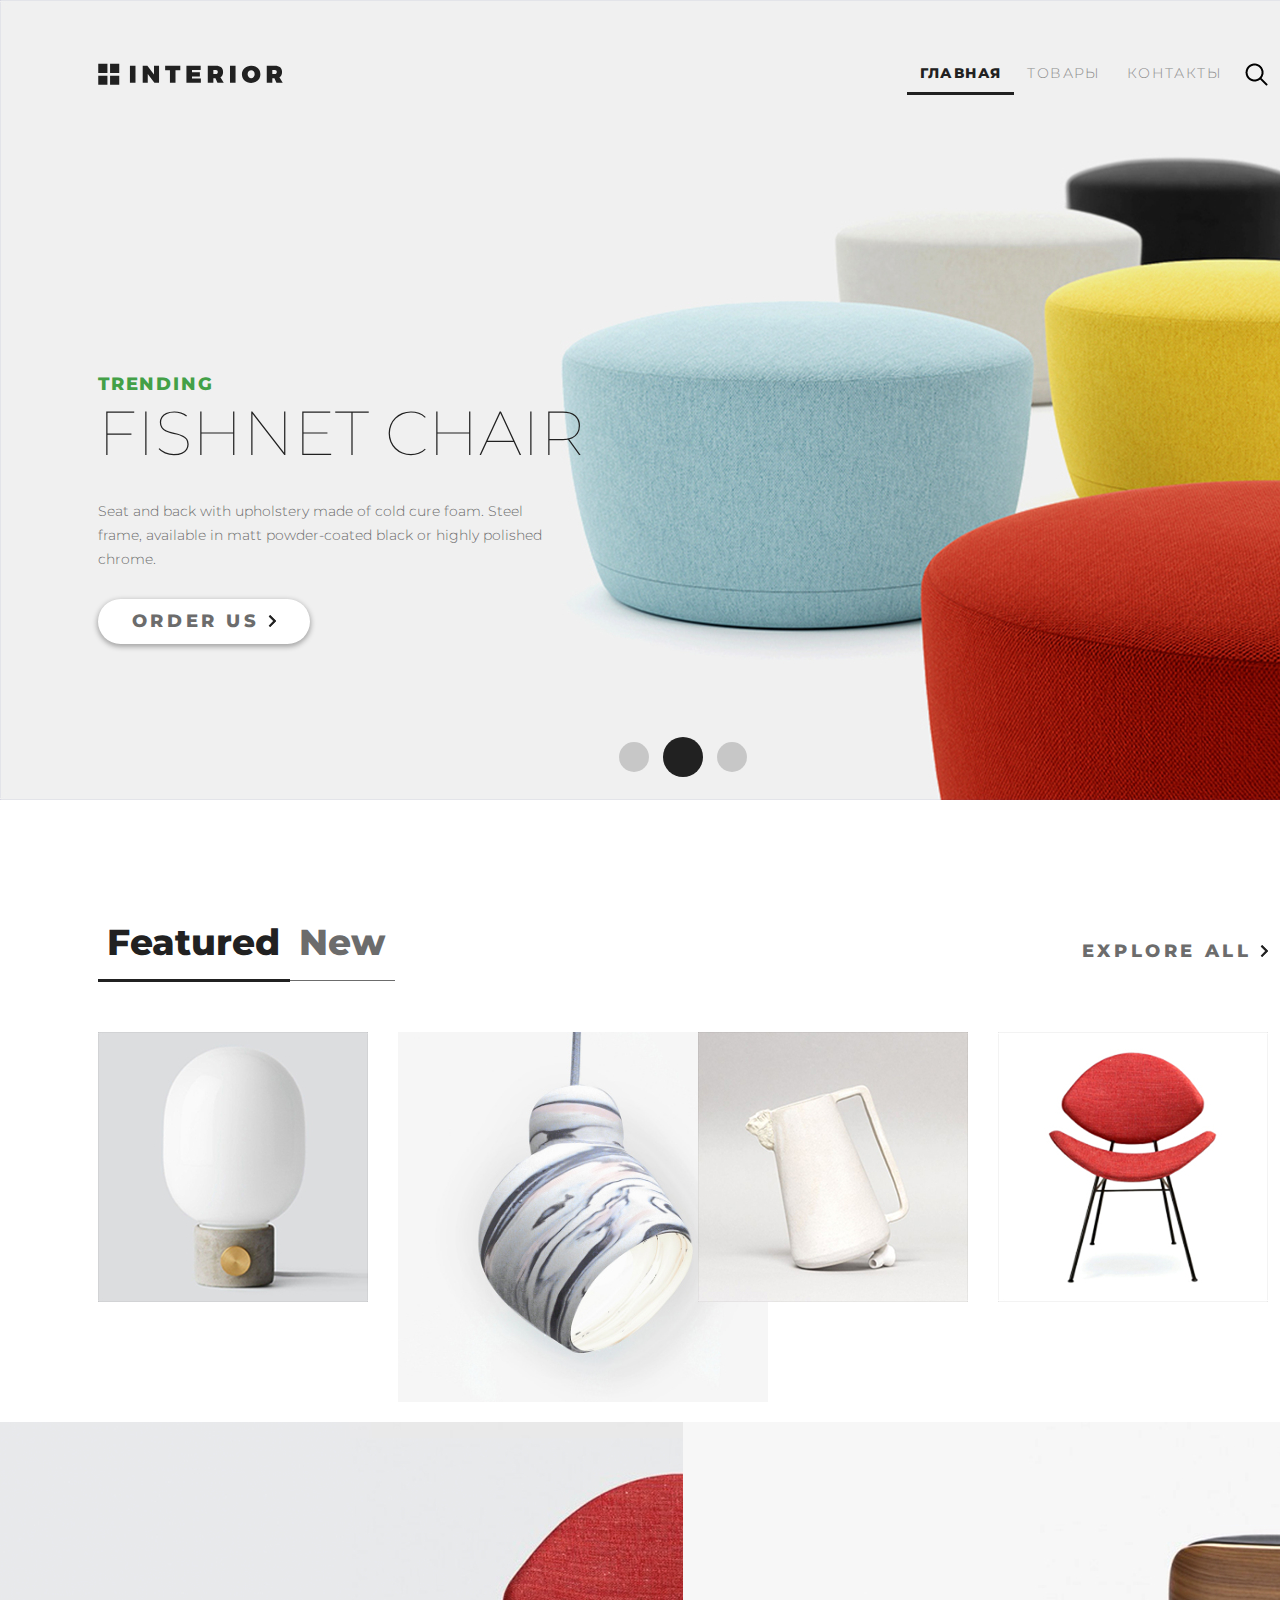
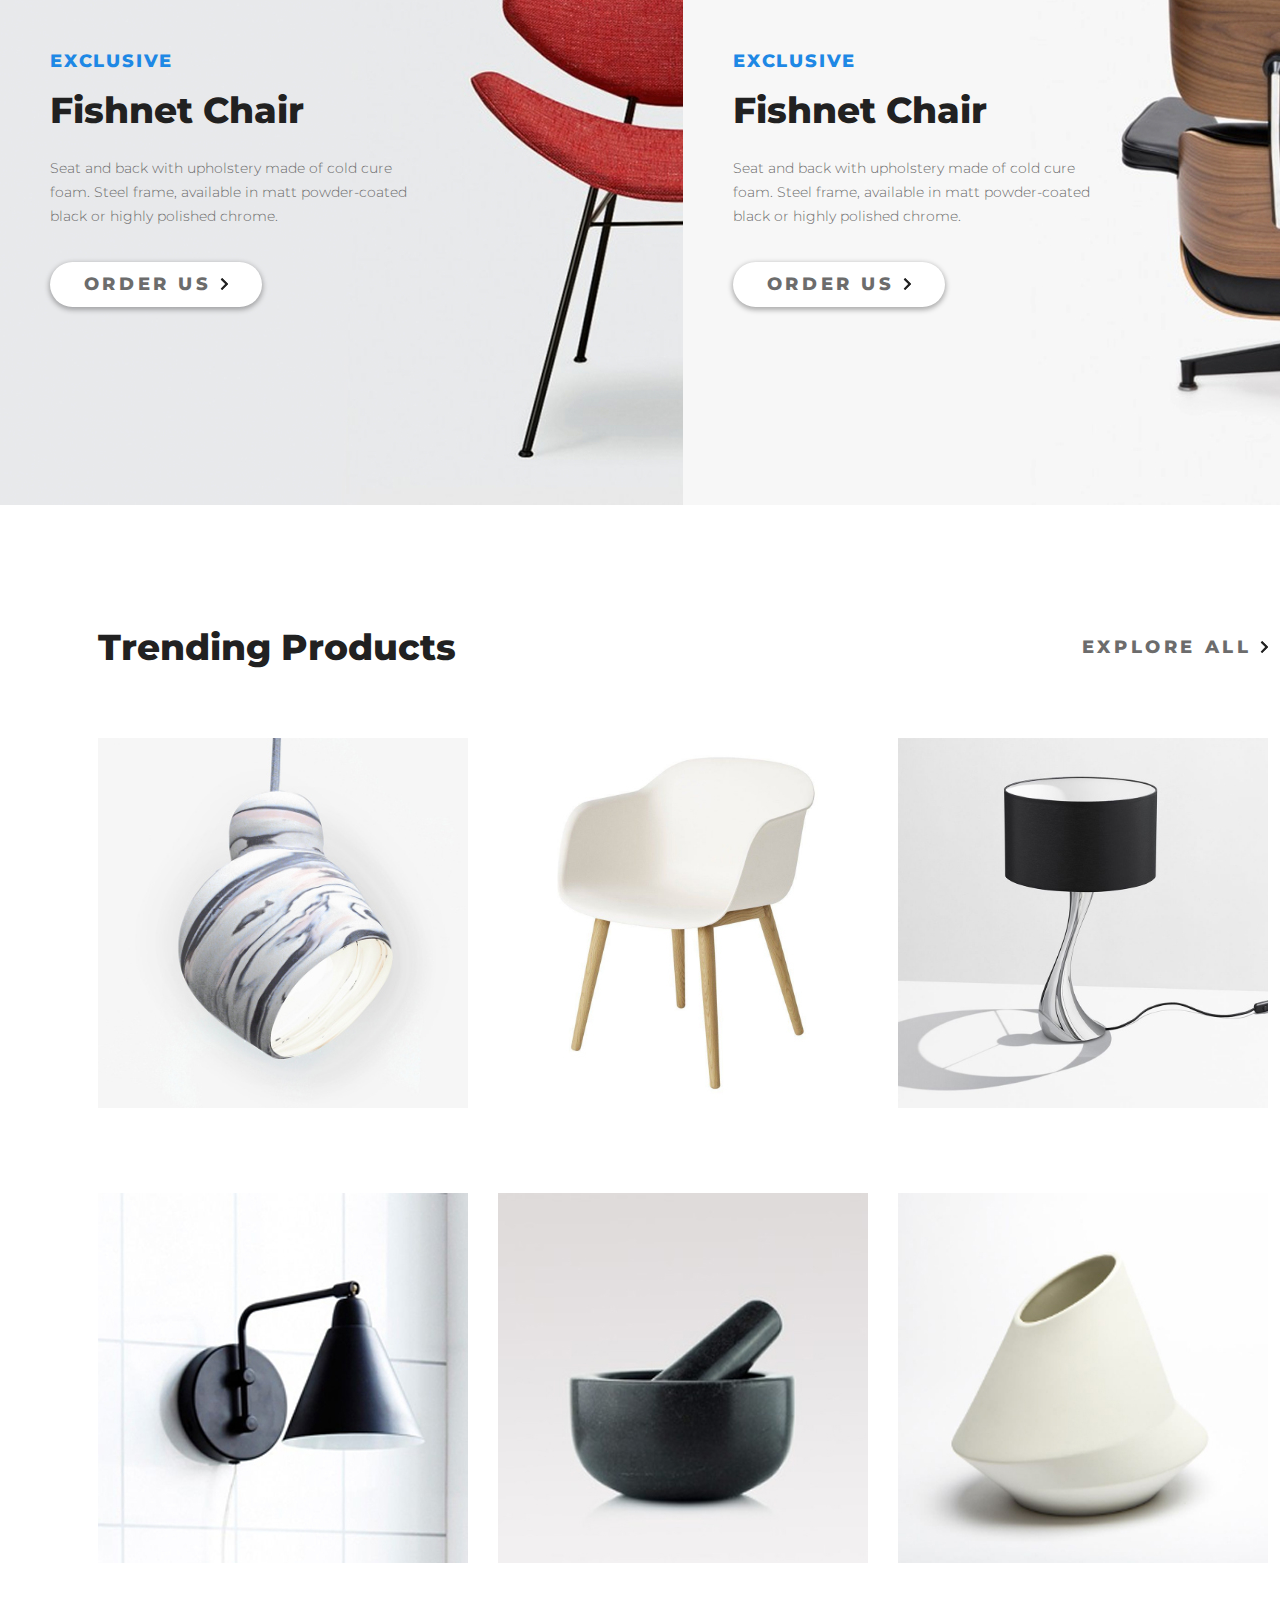
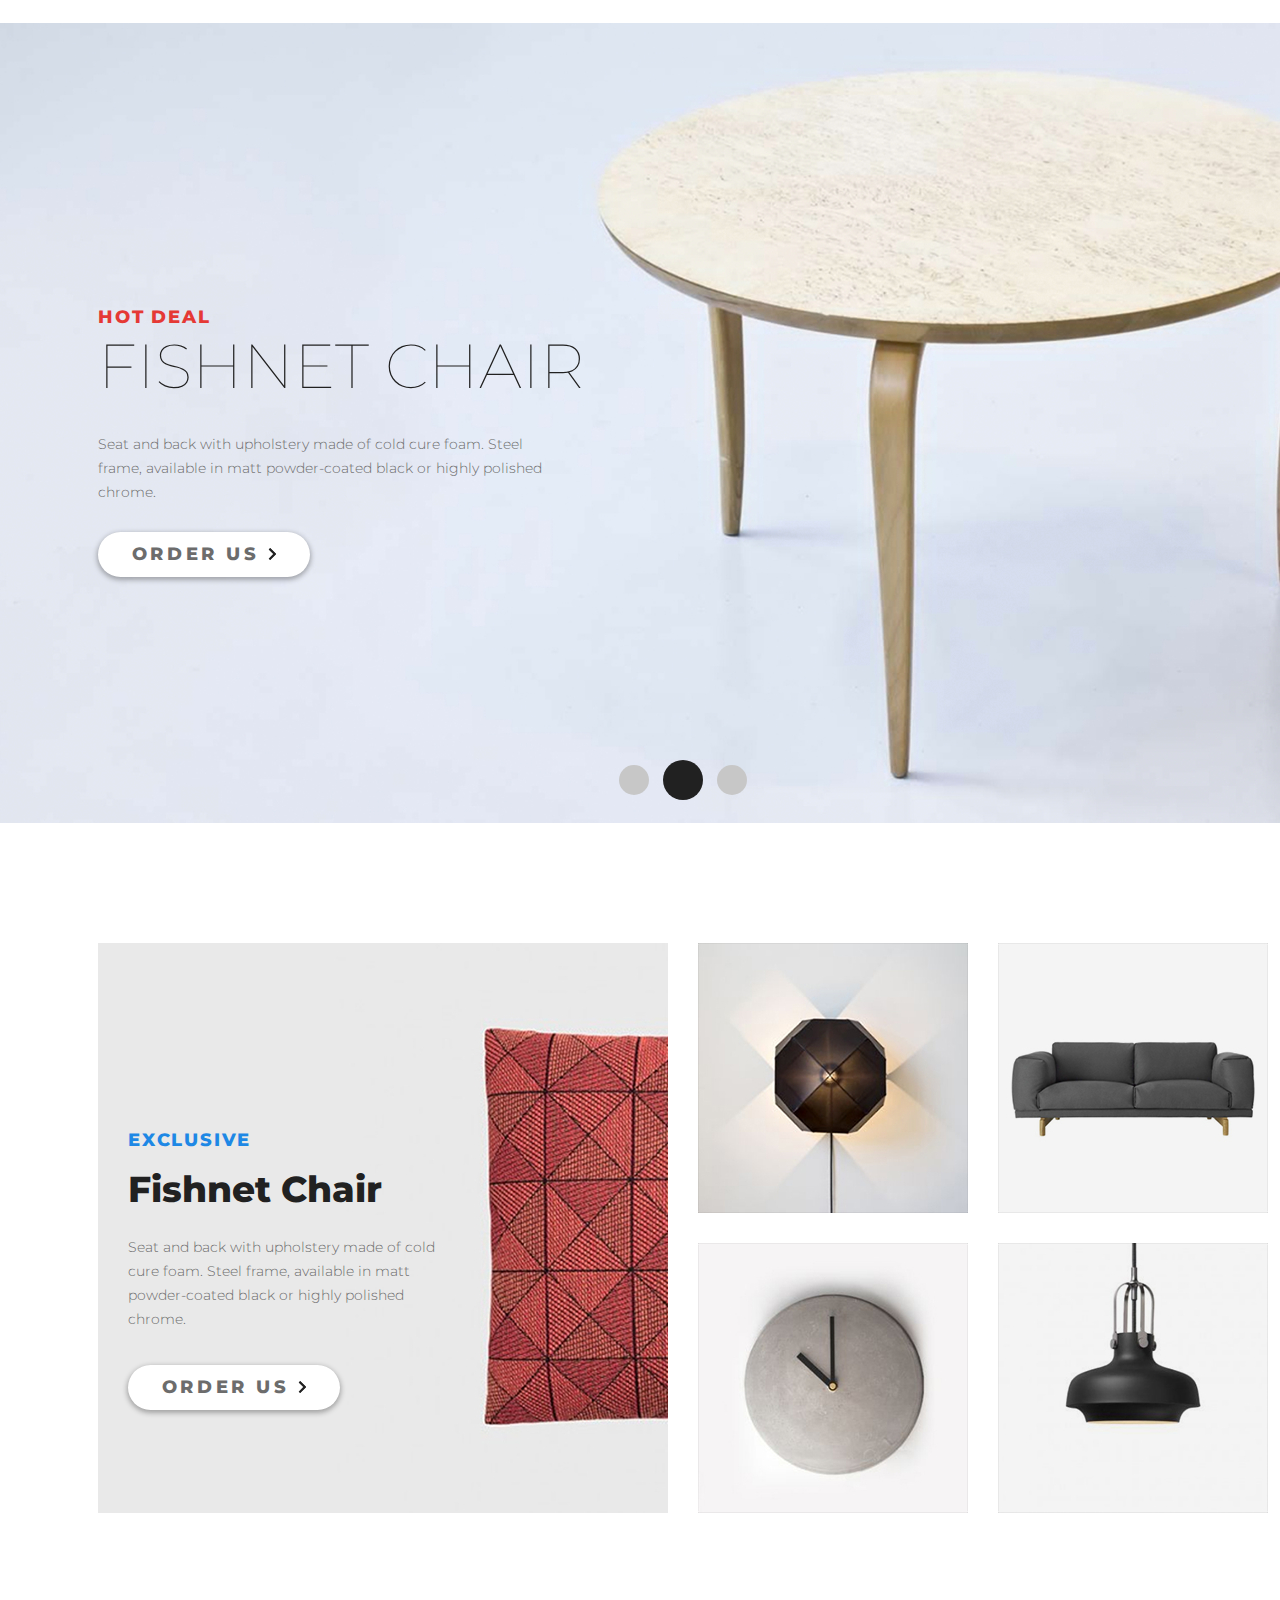
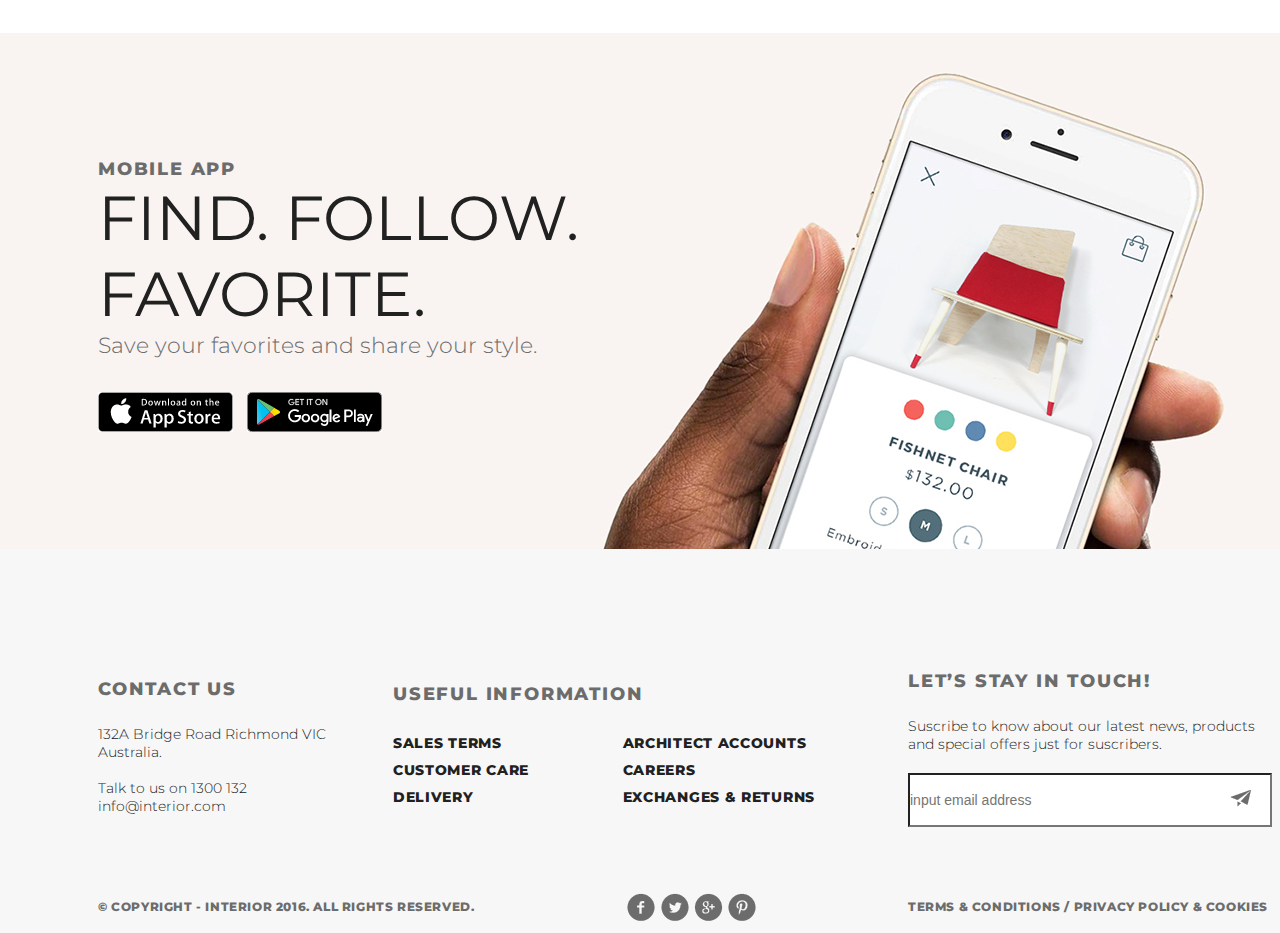
<file: index.html>
<!DOCTYPE html>
<html lang="en">

<head>
    <meta charset="UTF-8">
    <title>INTERIOR</title>
    <link rel="stylesheet" href="css/style.css">
    <link href="https://fonts.googleapis.com/css?family=Montserrat:100,300,400,700&display=swap" rel="stylesheet"> </head>

<body>
    <div class="container">
        <div class="slider">
            <div class="header clearfix">
                <a href="index.html"><img src="img/logo.svg" alt="logo"></a>
                <ul class="menu clearfix">
                    <li class="menu-item"><a href="index.html" class="menu-link menu-link-active">Главная</a></li>
                    <li class="menu-item"><a href="products.html" class="menu-link">Товары</a></li>
                    <li class="menu-item"><a href="contacts.html" class="menu-link">Контакты</a></li>
                    <li class="menu-item">
                        <a href="#"><img src="img/search.png" alt="search" class="menu-search"></a>
                    </li>
                </ul>
            </div>
            <h1 class="slider-h1">TRENDING</h1>
            <h2 class="slider-h2">Fishnet Chair</h2>
            <div class="slider-content">Seat and back with upholstery made of cold cure foam. Steel frame, available in matt powder-coated black or highly polished chrome.</div><a href="product-detail.html" class="button">Order Us <img src="img/arrow-small.svg" alt="Order Us"></a>
            <div class="paginator">
                <a href="#" class="pg-circle"></a>
                <a href="#" class="pg-circle pg-circle-active"></a>
                <a href="#" class="pg-circle"></a>
            </div>
        </div>
        <div class="featured-product">
            <div class="flex-space-between">
                <ul class="featured-menu">
                    <li class="featured-menu-item-active"><a href="#" class="featured-menu-link featured-menu-link-active">Featured</a></li>
                    <li class="featured-menu-item"><a href="" class="featured-menu-link">New</a></li>
                </ul> <a href="products.html" class="explore-all">explore all <img src="img/arrow-small.svg" alt="explore all"></a> </div>
            <div class="featured-goods">
                <div class="good-item">
                    <a class="good"> <img src="img/product-1.jpg" alt=""></a>
                    <div class="good-back">
                        <a href="product-detail.html"><img src="img/back.png" alt=""> <img class="arrow-back" src="img/arrow-back.svg" alt=""> <img src="img/arrow.svg" class="arrow" alt=""></a>
                        <div class="back-h1">Fishnet Chair</div>
                        <div class="back-text">Seat and back with upholstery made of cold cure foam. </div>
                    </div>
                </div>
                <div class="good-item">
                    <a class="good"><img src="img/product-2.jpg" alt=""></a>
                    <div class="good-back">
                        <a href="product-detail.html"><img src="img/back.png" alt=""> <img class="arrow-back" src="img/arrow-back.svg" alt=""> <img src="img/arrow.svg" class="arrow" alt=""></a>
                        <div class="back-h1">Fishnet Chair</div>
                        <div class="back-text">Seat and back with upholstery made of cold cure foam. </div>
                    </div>
                </div>
                <div class="good-item">
                    <a class="good"><img src="img/product-3.jpg" alt=""></a>
                    <div class="good-back">
                        <a href="product-detail.html"><img src="img/back.png" alt=""> <img class="arrow-back" src="img/arrow-back.svg" alt=""> <img src="img/arrow.svg" class="arrow" alt=""></a>
                        <div class="back-h1">Fishnet Chair</div>
                        <div class="back-text">Seat and back with upholstery made of cold cure foam. </div>
                    </div>
                </div>
                <div class="good-item">
                    <a class="good"><img src="img/product-4.jpg" alt=""></a>
                    <div class="good-back">
                        <a href="product-detail.html"><img src="img/back.png" alt=""> <img class="arrow-back" src="img/arrow-back.svg" alt=""> <img src="img/arrow.svg" class="arrow" alt=""></a>
                        <div class="back-h1">Fishnet Chair</div>
                        <div class="back-text">Seat and back with upholstery made of cold cure foam. </div>
                    </div>
                </div>
            </div>
        </div>
        <div class="promo-product">
            <div class="flex-space-between">
                <div class="promo-item-left">
                    <div class="promo-h1">exclusive</div>
                    <div class="promo-h2">Fishnet Chair</div>
                    <p class="promo-descr">Seat and back with upholstery made of cold cure foam. Steel frame, available in matt powder-coated black or highly polished chrome.</p> <a href="product-detail.html" class="button">Order Us <img src="img/arrow-small.svg" alt=""></a> </div>
                <div class="promo-item-right">
                    <div class="promo-h1">exclusive</div>
                    <div class="promo-h2">Fishnet Chair</div>
                    <p class="promo-descr">Seat and back with upholstery made of cold cure foam. Steel frame, available in matt powder-coated black or highly polished chrome.</p> <a href="product-detail.html" class="button">Order Us <img src="img/arrow-small.svg" alt=""></a> </div>
            </div>
        </div>
        <div class="trending">
            <div class="flex-space-between">
                <div class="trending-h1">Trending Products</div><a href="products.html" class="explore-all">explore all <img src="img/arrow-small.svg" alt=""></a></div>
            <div class="trending-products">
                <a href="product-detail.html" class="product"><img src="img/product-11.jpg" alt="product-11"></a>
                <a href="product-detail.html" class="product"><img src="img/product-21.jpg" alt="product-21"></a>
                <a href="product-detail.html" class="product"><img src="img/product-31.jpg" alt="product-32"></a>
                <a href="product-detail.html" class="product"><img src="img/product-41.jpg" alt="product-41"></a>
                <a href="product-detail.html" class="product"><img src="img/product-5.jpg" alt="product-5"></a>
                <a href="product-detail.html" class="product"><img src="img/product-6.jpg" alt="product-6"></a>
            </div>
        </div>
        <div class="hot-deals">
            <div class="clearfix">
                <p class="hot-deal-h1">Hot deal</p>
                <h2 class="slider-h2">Fishnet Chair</h2>
                <p class="slider-content">Seat and back with upholstery made of cold cure foam. Steel frame, available in matt powder-coated black or highly polished chrome.</p> <a href="product-detail.html" class="button">Order Us <img src="img/arrow-small.svg" alt="Order Us"></a> </div>
            <div class="paginator">
                <a href="#" class="pg-circle"></a>
                <a href="#" class="pg-circle pg-circle-active"></a>
                <a href="#" class="pg-circle"></a>
            </div>
        </div>
        <div class="exclusive-product">
            <div class="exclusive-left">
                <h1 class="exclusive-h1">exclusive</h1>
                <h2 class="exclusive-h2">Fishnet Chair</h2>
                <p class="exclusive-descr">Seat and back with upholstery made of cold cure foam. Steel frame, available in matt powder-coated black or highly polished chrome.</p> <a href="product-detail.html" class="button">Order Us <img src="img/arrow-small.svg" alt="Order Us"></a> </div>
            <div class="exclusive-right">
                <a href="product-detail.html" class="exclusive-right-item"><img src="img/product-2-sm.jpg" alt=""></a>
                <a href="product-detail.html" class="exclusive-right-item"><img src="img/product-3-sm.jpg" alt=""></a>
                <a href="product-detail.html" class="exclusive-right-item"><img src="img/product-4-sm.jpg" alt=""></a>
                <a href="product-detail.html" class="exclusive-right-item"><img src="img/product-5-sm.jpg" alt=""></a>
            </div>
        </div>
        <div class="mobile-app ">
            <div class="mobile-h1">mobile app</div>
            <div class="mobile-h2">Find. Follow. Favorite.</div>
            <div class="mobile-text">Save your favorites and share your style.</div>
            <div class="mobile-icons">
                <a href="#"><img src="img/app-store.jpg" alt="App Store"></a>
                <a href="#"><img src="img/google-play.jpg" alt="Google Play"></a>
            </div>
        </div>
        <div class="footer">
            <div class="footer-main">
                <div class="footer-contactus">
                    <div class="footer-h1">Contact Us</div>
                    <div class="footer-text">132A Bridge Road Richmond VIC Australia.
                        <br>
                        <br>Talk to us on 1300 132
                        <br>info@interior.com</div>
                </div>
                <div class="footer-info">
                    <div class="footer-h1">Useful Information</div>
                    <ul class="footer-terms">
                        <li><a href="#" class="footer-info-item">Sales terms</a></li>
                        <li><a href="#" class="footer-info-item">Customer care</a></li>
                        <li><a href="#" class="footer-info-item">Delivery</a></li>
                        <li><a href="#" class="footer-info-item">Architect accounts</a></li>
                        <li><a href="#" class="footer-info-item">Careers</a></li>
                        <li><a href="#" class="footer-info-item">Exchanges & returns</a></li>
                    </ul>
                </div>
                <div class="footer-intouch">
                    <div class="footer-h1">Let’s Stay in Touch!</div>
                    <div class="footer-text">Suscribe to know about our latest news, products and special offers just for suscribers.</div>
                    <div class="footer-email">
                        <input class="footer-email" type="email" placeholder="input email address"> </div>
                </div>
            </div>
            <div class="footer-copy">
                <div class="footer-text-1">© Copyright - INTERIOR 2016. All Rights Reserved.</div><img src="img/social-links.png" alt="">
                <div class="footer-text-1">Terms & Conditions / Privacy policy & Cookies</div>
            </div>
        </div>
    </div>
</body>

</html>
</file>
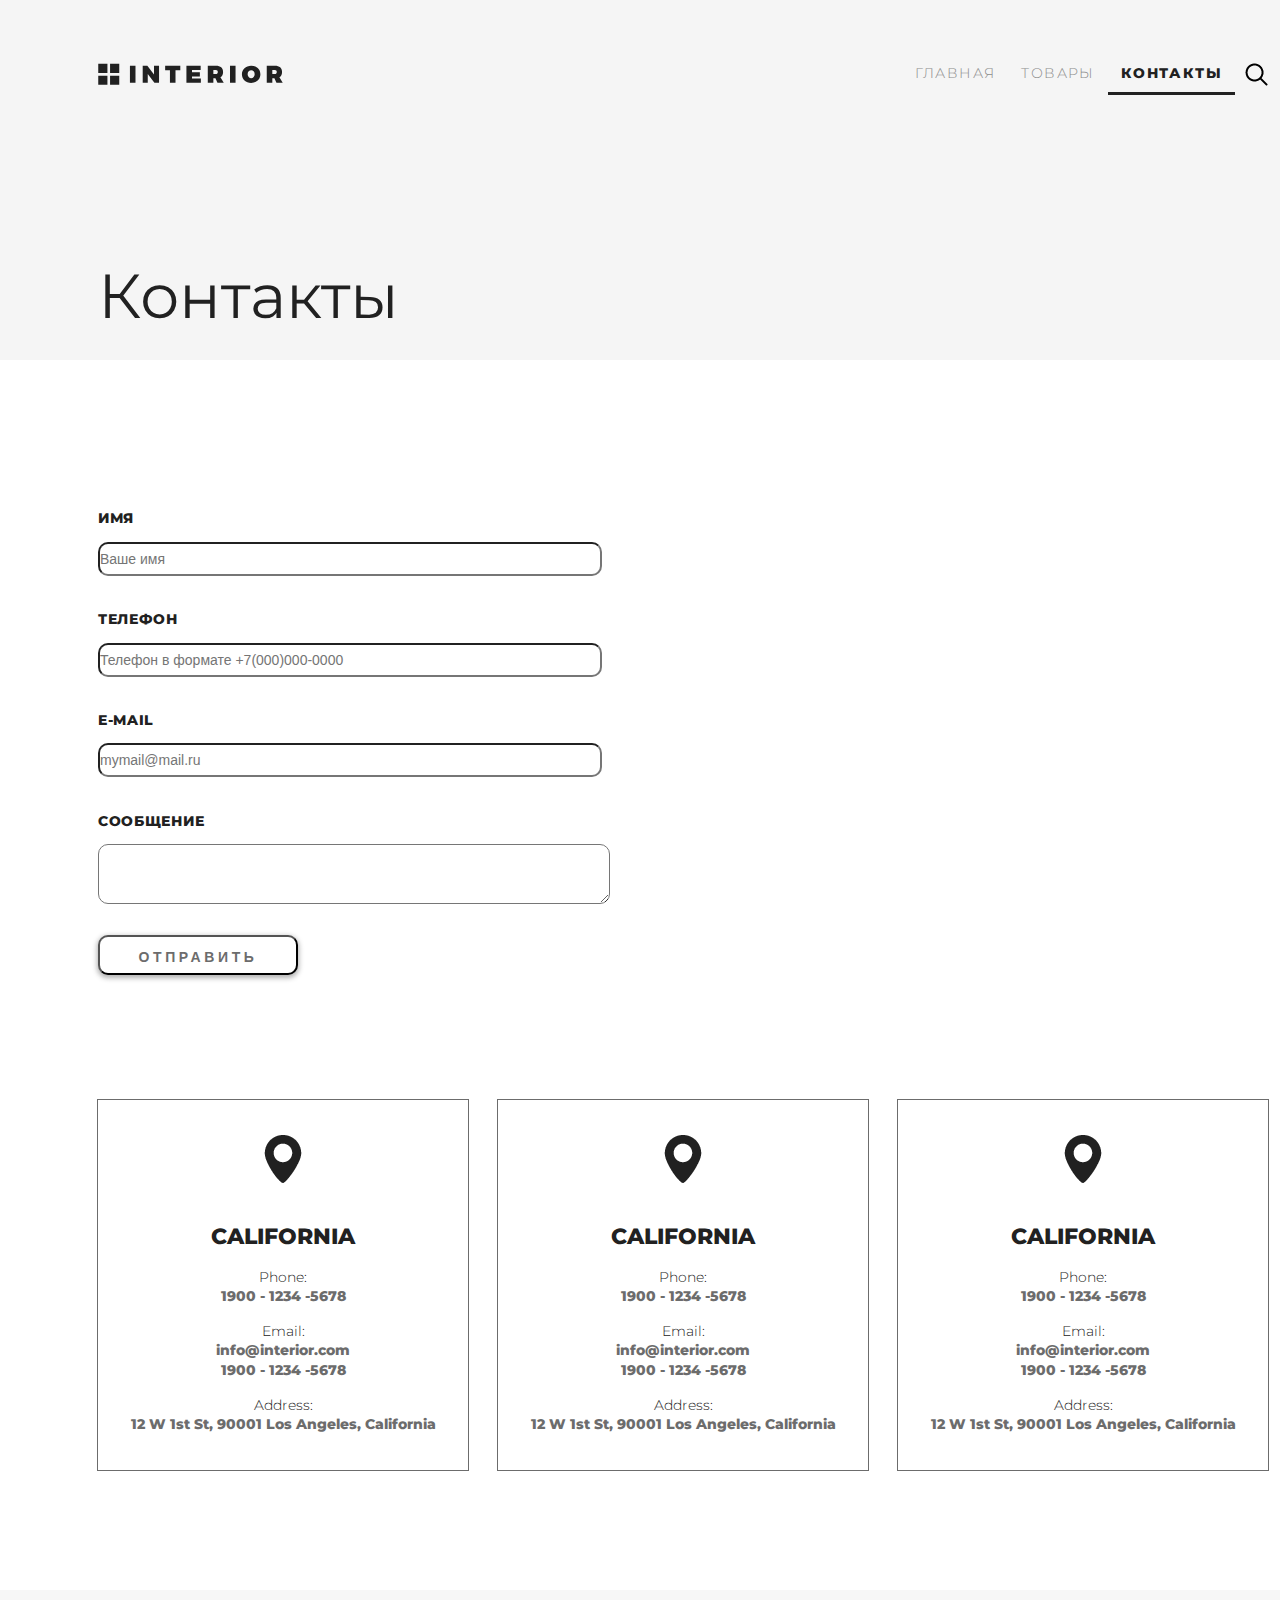
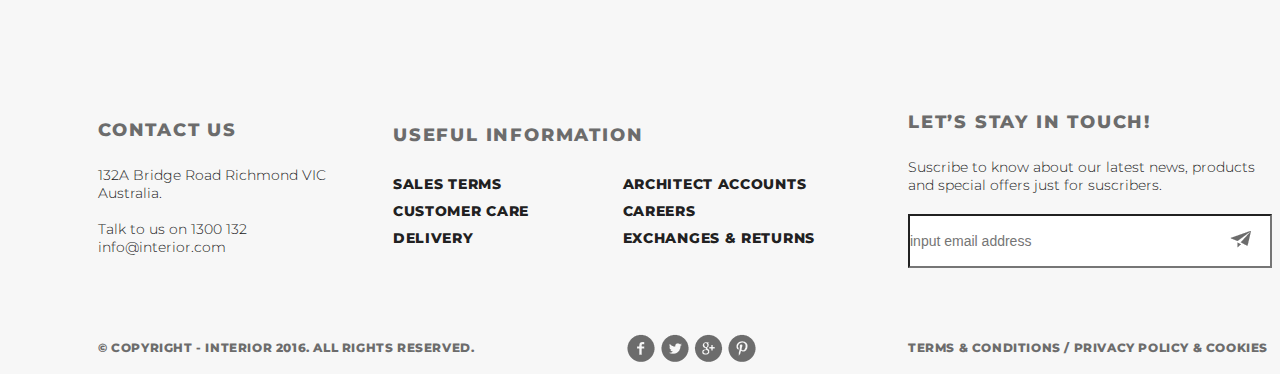
<file: contacts.html>
<!DOCTYPE html>
<html lang="en">

<head>
    <meta charset="UTF-8">
    <title>INTERIOR</title>
    <link rel="stylesheet" href="css/style.css">
    <link href="https://fonts.googleapis.com/css?family=Montserrat:100,300,400,700&display=swap" rel="stylesheet"> </head>

<body>
    <div class="container">
        <div class="product-header padding-98">
            <div class="header">
                <a href="index.html"><img src="img/logo.svg" alt="logo"></a>
                <ul class="menu clearfix">
                    <li class="menu-item"><a href="index.html" class="menu-link">Главная</a></li>
                    <li class="menu-item"><a href="products.html" class="menu-link">Товары</a></li>
                    <li class="menu-item"><a href="#" class="menu-link menu-link-active">Контакты</a></li>
                    <li class="menu-item">
                        <a href="#"><img src="img/search.png" alt="search" class="menu-search"></a>
                    </li>
                </ul>
            </div>
            <div class="product-h1 clearfix">Контакты</div>
        </div>
        <div class="send-message padding-98 margin-120">
            <form id="contactUsForm" class="send-message-form" action="#">
                <div class="input-label">Имя</div>
                <input class="contact-us-input" type="text" name="name" placeholder="Ваше имя">
                <div class="input-label">Телефон</div>
                <input class="contact-us-input" type="text" name="phone" placeholder="Телефон в формате +7(000)000-0000">
                <div class="input-label">E-mail</div>
                <input class="contact-us-input" type="text" name="email" placeholder="mymail@mail.ru">
                <div class="input-label">Сообщение</div>
                <textarea rows="3" class="contact-us-input contact-us-message" type="text" name="message"></textarea>
                <button class="send-button">Отправить</button>
            </form>
        </div>
        <div class="contacts padding-98 margin-120">
            <div class="contact-item"> <img class="loc-img" src="img/location-point.png" alt="">
                <div class="contacts-h1">California</div>
                <div class="contacts-text-h3">Phone:</div>
                <div class="contacts-text">1900 - 1234 -5678</div>
                <div class="contacts-text-h3">Email:</div>
                <div class="contacts-text">info@interior.com</div>
                <div class="contacts-text">1900 - 1234 -5678</div>
                <div class="contacts-text-h3">Address:</div>
                <div class="contacts-text">12 W 1st St, 90001 Los Angeles, California</div>
            </div>
            <div class="contact-item"> <img class="loc-img" src="img/location-point.png" alt="">
                <div class="contacts-h1">California</div>
                <div class="contacts-text-h3">Phone:</div>
                <div class="contacts-text">1900 - 1234 -5678</div>
                <div class="contacts-text-h3">Email:</div>
                <div class="contacts-text">info@interior.com</div>
                <div class="contacts-text">1900 - 1234 -5678</div>
                <div class="contacts-text-h3">Address:</div>
                <div class="contacts-text">12 W 1st St, 90001 Los Angeles, California</div>
            </div>
            <div class="contact-item"> <img class="loc-img" src="img/location-point.png" alt="">
                <div class="contacts-h1">California</div>
                <div class="contacts-text-h3">Phone:</div>
                <div class="contacts-text">1900 - 1234 -5678</div>
                <div class="contacts-text-h3">Email:</div>
                <div class="contacts-text">info@interior.com</div>
                <div class="contacts-text">1900 - 1234 -5678</div>
                <div class="contacts-text-h3">Address:</div>
                <div class="contacts-text">12 W 1st St, 90001 Los Angeles, California</div>
            </div>
        </div>
        <div class="footer padding-98">
            <div class="footer-main">
                <div class="footer-contactus">
                    <div class="footer-h1">Contact Us</div>
                    <div class="footer-text">132A Bridge Road Richmond VIC Australia.
                        <br>
                        <br>Talk to us on 1300 132
                        <br>info@interior.com</div>
                </div>
                <div class="footer-info">
                    <div class="footer-h1">Useful Information</div>
                    <ul class="footer-terms">
                        <li><a href="#" class="footer-info-item">Sales terms</a></li>
                        <li><a href="#" class="footer-info-item">Customer care</a></li>
                        <li><a href="#" class="footer-info-item">Delivery</a></li>
                        <li><a href="#" class="footer-info-item">Architect accounts</a></li>
                        <li><a href="#" class="footer-info-item">Careers</a></li>
                        <li><a href="#" class="footer-info-item">Exchanges & returns</a></li>
                    </ul>
                </div>
                <div class="footer-intouch">
                    <div class="footer-h1">Let’s Stay in Touch!</div>
                    <div class="footer-text">Suscribe to know about our latest news, products and special offers just for suscribers.</div>
                    <div class="footer-email">
                        <input class="footer-email" type="email" placeholder="input email address"> </div>
                </div>
            </div>
            <div class="footer-copy">
                <div class="footer-text-1">© Copyright - INTERIOR 2016. All Rights Reserved.</div> <img src="img/social-links.png" alt="">
                <div class="footer-text-1">Terms & Conditions / Privacy policy & Cookies</div>
            </div>
        </div>
    </div>
    <script src="js/Validator.js"></script>
    <script>
        window.onload = () => {
            const contuctUsFormName = 'contactUsForm';
            document.getElementById(contuctUsFormName).addEventListener('submit', e => {
                let validator = new Validator(contuctUsFormName);
                if (!validator.valid) {
                    e.preventDefault();
                }
            });
        }
    </script>
</body>

</html>
</file>
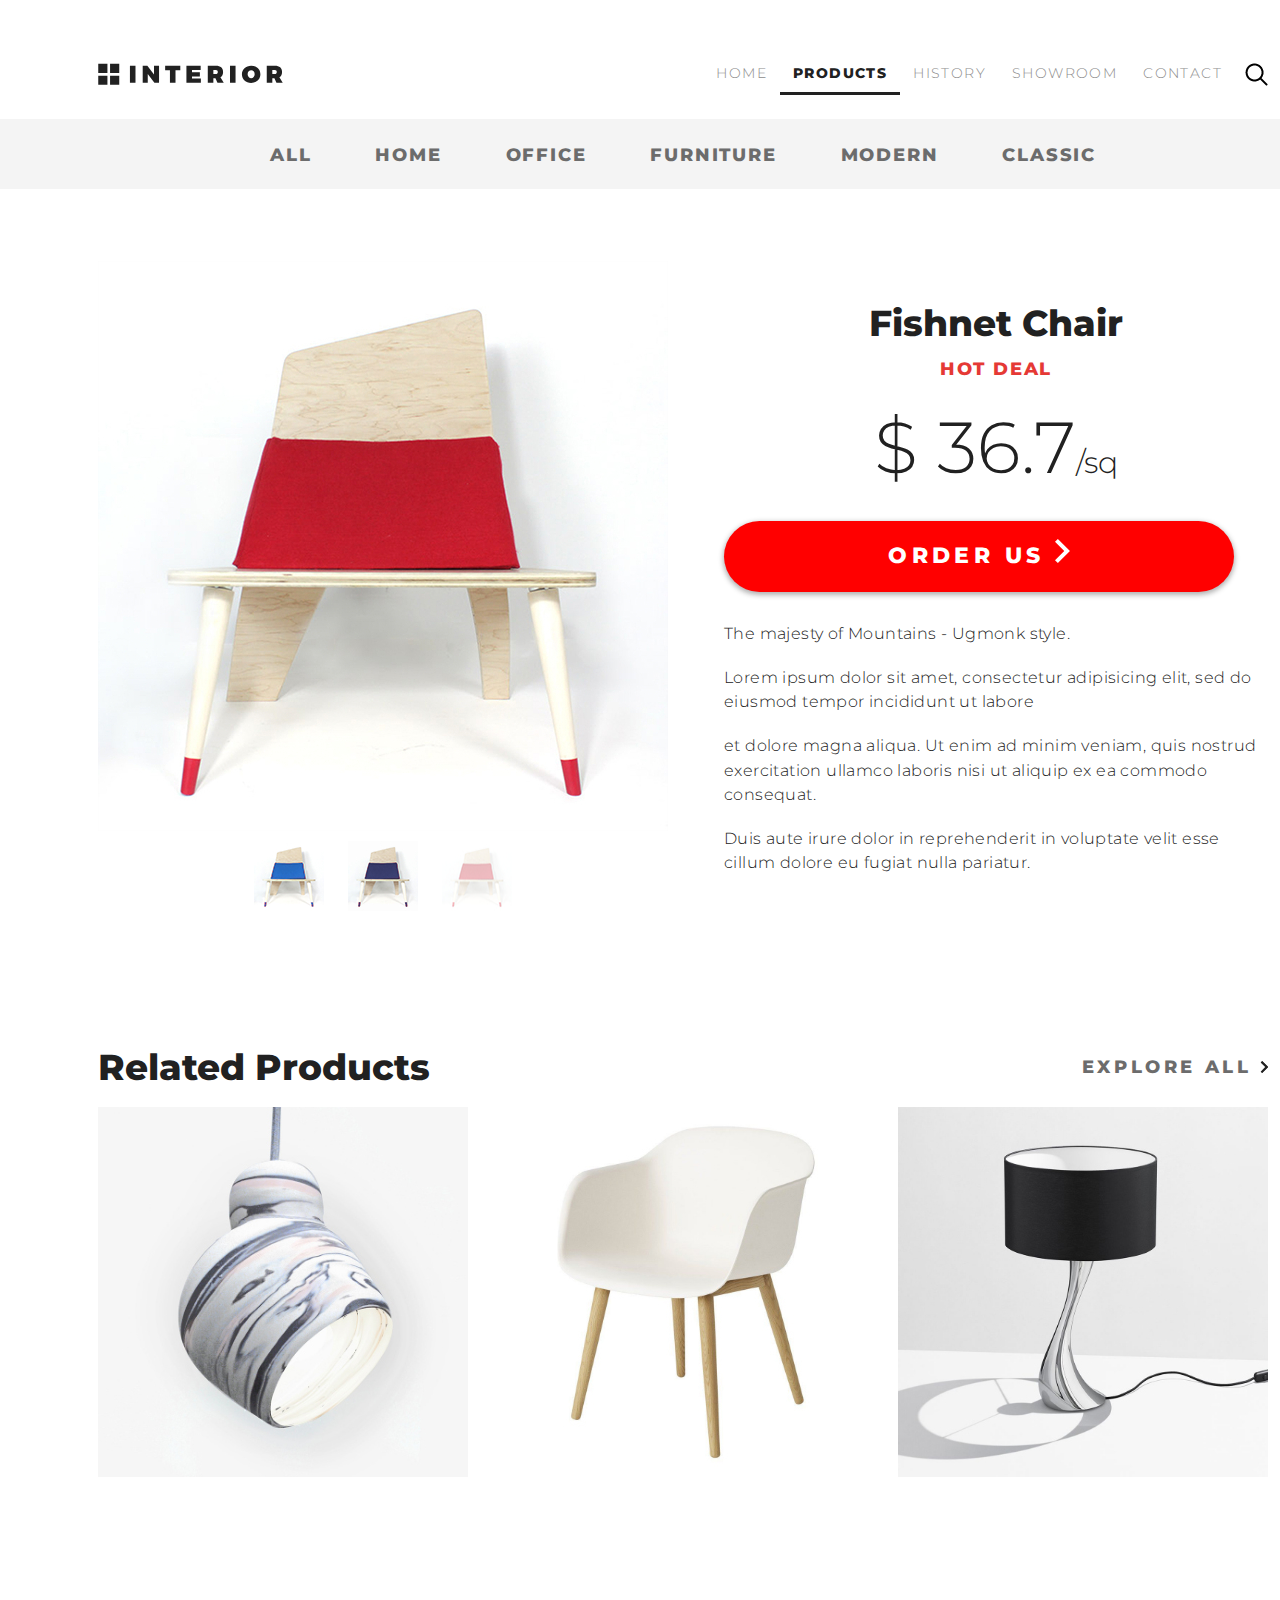
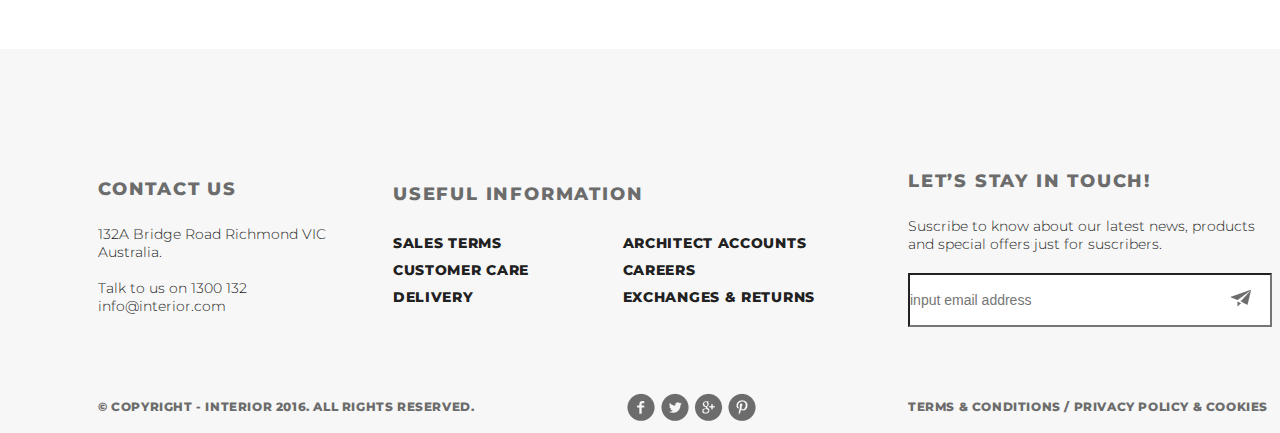
<file: product-detail.html>
<!DOCTYPE html>
<html lang="en">

<head>
    <meta charset="UTF-8">
    <title>INTERIOR</title>
    <link rel="stylesheet" href="css/style.css">
    <link href="https://fonts.googleapis.com/css?family=Montserrat:100,300,400,700&display=swap" rel="stylesheet"> </head>

<body>
    <div class="container">
        <div class="product-detail-header padding-98">
            <div class="header">
                <a href="index.html"><img src="img/logo.svg" alt="logo"></a>
                <ul class="menu clearfix">
                    <li class="menu-item"><a href="index.html" class="menu-link">HOME</a></li>
                    <li class="menu-item"><a href="products.html" class="menu-link menu-link-active">PRODUCTS</a></li>
                    <li class="menu-item"><a href="#" class="menu-link">HISTORY</a></li>
                    <li class="menu-item"><a href="#" class="menu-link">SHOWROOM</a></li>
                    <li class="menu-item"><a href="contacts.html" class="menu-link">CONTACT</a></li>
                    <li class="menu-item">
                        <a href="#"><img src="img/search.png" alt="search" class="menu-search"></a>
                    </li>
                </ul>
            </div>
        </div>
        <ul class="product-detail-menu">
            <li class="product-menu-item"><a href="#" class="product-menu-link">All</a></li>
            <li class="product-menu-item"><a href="#" class="product-menu-link">HOME</a></li>
            <li class="product-menu-item"><a href="#" class="product-menu-link">OFFICE</a></li>
            <li class="product-menu-item"><a href="#" class="product-menu-link">FURNITURE</a></li>
            <li class="product-menu-item"><a href="#" class="product-menu-link">MODERN</a></li>
            <li class="product-menu-item"><a href="#" class="product-menu-link">CLASSIC</a></li>
        </ul>
        <div class="product-descr padding-98 flex-space-between">
            <div class="product-descr-img"> <img src="img/slider1.jpg" alt="">
                <div class="product-descr-img-mini">
                    <a href="#"><img class="product-mini-img" src="img/controll.jpg" alt="controll"></a>
                    <a href="#"><img class="product-mini-img" src="img/controll11.jpg" alt="controll11"></a>
                    <a href=""><img class="product-mini-img" src="img/controll2.jpg" alt="controll12"></a>
                </div>
            </div>
            <div class="product-description">
                <div class="product-descr-h1">Fishnet Chair</div>
                <div class="product-descr-h2">Hot Deal</div>
                <div class="product-descr-price">$ 36.7<span class="text-less">/sq</span></div> <a href="#" class="product-descr-button">Order Us <img src="img/arrow-white.svg" alt="order us"></a>
                <div class="product-descr-text">The majesty of Mountains - Ugmonk style.</div>
                <div class="product-descr-text"> Lorem ipsum dolor sit amet, consectetur adipisicing elit, sed do eiusmod tempor incididunt ut labore</div>
                <div class="product-descr-text"> et dolore magna aliqua. Ut enim ad minim veniam, quis nostrud exercitation ullamco laboris nisi ut aliquip ex ea commodo consequat. </div>
                <div class="product-descr-text"> Duis aute irure dolor in reprehenderit in voluptate velit esse cillum dolore eu fugiat nulla pariatur. </div>
            </div>
        </div>
        <div class="clearfix"></div>
        <div class="margin-120 padding-98">
            <div class="flex-space-between">
                <div class="trending-h1">Related Products</div><a href="" class="explore-all">explore all <img src="img/arrow-small.svg" alt=""></a></div>
            <div class="related-products">
                <a href="" class="product"><img src="img/product-11.jpg" alt=""></a>
                <a href="" class="product"><img src="img/product-21.jpg" alt=""></a>
                <a href="" class="product"><img src="img/product-31.jpg" alt=""></a>
            </div>
        </div>
        <div class="footer padding-98">
            <div class="footer-main">
                <div class="footer-contactus">
                    <div class="footer-h1">Contact Us</div>
                    <div class="footer-text">132A Bridge Road Richmond VIC Australia.
                        <br>
                        <br>Talk to us on 1300 132
                        <br>info@interior.com</div>
                </div>
                <div class="footer-info">
                    <div class="footer-h1">Useful Information</div>
                    <ul class="footer-terms">
                        <li><a href="#" class="footer-info-item">Sales terms</a></li>
                        <li><a href="#" class="footer-info-item">Customer care</a></li>
                        <li><a href="#" class="footer-info-item">Delivery</a></li>
                        <li><a href="#" class="footer-info-item">Architect accounts</a></li>
                        <li><a href="#" class="footer-info-item">Careers</a></li>
                        <li><a href="#" class="footer-info-item">Exchanges & returns</a></li>
                    </ul>
                </div>
                <div class="footer-intouch">
                    <div class="footer-h1">Let’s Stay in Touch!</div>
                    <div class="footer-text">Suscribe to know about our latest news, products and special offers just for suscribers.</div>
                    <div class="footer-email">
                        <input class="footer-email" type="email" placeholder="input email address"> </div>
                </div>
            </div>
            <div class="footer-copy">
                <div class="footer-text-1">© Copyright - INTERIOR 2016. All Rights Reserved.</div> <img src="img/social-links.png" alt="">
                <div class="footer-text-1">Terms & Conditions / Privacy policy & Cookies</div>
            </div>
        </div>
    </div>
</body>

</html>
</file>
<file: css/style.css>
/* Generated by less 2.5.1 */
* {
  margin: 0px;
  padding: 0px;
}
body {
  font-family: 'Montserrat', sans-serif;
}
.container {
  width: 1366px;
  margin: 0 auto;
}
.padding-98 {
  padding-left: 98px;
  padding-right: 98px;
}
.margin-120 {
  margin: 120px 0;
}
.clearfix {
  content: "";
  clear: both;
  display: table;
}
.flex-space-between {
  display: flex;
  justify-content: space-between;
  align-items: center;
}
.flex-space-between-wrap {
  display: flex;
  justify-content: space-between;
  flex-wrap: wrap;
  align-content: space-between;
}
.flex-column {
  display: flex;
  flex-direction: column;
  justify-content: space-between;
  align-content: space-between;
}
.slider {
  height: 800px;
  background-image: url(../img/slider-img.jpg);
  position: relative;
  padding-left: 98px;
  padding-right: 98px;
}
.header {
  width: 100%;
  padding-top: 63px;
  padding-right: 167px;
}
.menu {
  float: right;
  list-style-type: none;
}
.menu-item {
  float: left;
}
.menu-link {
  color: #8c8c8c;
  font-size: 14px;
  font-weight: 300;
  text-transform: uppercase;
  letter-spacing: 1.4px;
  text-decoration: none;
  padding: 10px 13px;
}
.menu-link:hover {
  color: #212121;
  padding-bottom: 11px;
  border-bottom: 1px solid #212121;
}
.menu-link-active {
  color: #212121;
  font-weight: 800;
  letter-spacing: 1.4px;
  border-bottom: 3px solid #212121;
}
.slider-h1 {
  margin-top: 283px;
  color: #43a047;
  font-size: 18px;
  font-weight: 800;
  text-transform: uppercase;
  letter-spacing: 1.8px;
}
.slider-h2 {
  color: #212121;
  font-size: 62px;
  font-weight: 100;
  text-transform: uppercase;
}
.slider-content {
  color: #6c6c6c;
  font-size: 14px;
  font-weight: 300;
  width: 458px;
  margin: 28px 0;
  line-height: 24px;
}
.button {
  color: #6c6c6c;
  font-size: 18px;
  font-weight: 800;
  text-transform: uppercase;
  letter-spacing: 3.6px;
  box-shadow: 0 2px 5px 1px rgba(33, 33, 33, 0.35);
  border-radius: 23px;
  background-color: #ffffff;
  width: 212px;
  height: 45px;
  text-align: center;
  line-height: 45px;
  display: inline-block;
  text-decoration: none;
}
.button:hover {
  color: #212121;
}
.button:active {
  box-shadow: none;
}
.paginator {
  position: absolute;
  left: 0;
  bottom: 19px;
  text-align: center;
  width: 100%;
}
.pg-circle {
  width: 30px;
  height: 30px;
  display: inline-block;
  background-color: #c7c7c7;
  border-radius: 50%;
  margin: 5px;
}
.pg-circle:hover {
  background-color: #212121;
}
.pg-circle-active {
  background-color: #212121;
  width: 40px;
  height: 40px;
  margin-bottom: 0px;
}
.featured-product {
  margin: 120px 0;
  padding-left: 98px;
  padding-right: 98px;
}
.featured-menu {
  list-style-type: none;
}
.featured-menu-item {
  float: left;
  padding: 0px 10px 16px 9px;
  border-bottom: 1px solid #6c6c6c;
}
.featured-menu-item-active {
  float: left;
  padding: 0px 10px 15px 9px;
  border-bottom: 3px solid #212121;
}
.featured-menu-link {
  color: #6c6c6c;
  font-size: 36px;
  font-weight: 800;
  text-decoration: none;
}
.featured-menu-link:hover {
  color: #212121;
  border-bottom-color: #212121;
}
.featured-menu-link-active {
  color: #212121;
}
.explore-all {
  color: #6c6c6c;
  font-size: 18px;
  font-weight: 800;
  text-transform: uppercase;
  letter-spacing: 3.6px;
  display: inline-block;
  text-decoration: none;
}
.explore-all:hover {
  color: #212121;
}
.featured-goods {
  display: flex;
  justify-content: space-between;
  align-items: center;
  margin-top: 50px;
  height: 270px;
}
.good-item {
  position: relative;
}
.good-back {
  position: relative;
  z-index: 1;
  height: 270px;
}
.good-back:hover {
  z-index: 3;
}
.arrow-back {
  position: absolute;
  top: 62px;
  left: 111px;
}
.arrow {
  position: absolute;
  top: 77px;
  left: 134px;
}
.back-h1 {
  position: absolute;
  top: 129px;
  left: 63px;
  color: #212121;
  font-size: 22px;
  font-weight: 800;
}
.back-text {
  position: absolute;
  top: 169px;
  left: 25px;
  width: 215px;
  color: #6c6c6c;
  font-size: 14px;
  font-weight: 300;
  text-align: center;
}
.good {
  width: 270px;
  height: 270px;
  z-index: 2;
  position: absolute;
}
.good:hover {
  display: none;
}
.promo-product {
  height: 683px;
  display: flex;
  justify-content: space-between;
  align-items: center;
}
.promo-item {
  width: 633px;
  height: 683px;
  padding-left: 50px;
}
.promo-item-left {
  width: 633px;
  height: 683px;
  padding-left: 50px;
  background-image: url(../img/promo-img1.jpg);
}
.promo-h1 {
  margin-top: 283px;
  color: #43a047;
  font-size: 18px;
  font-weight: 800;
  text-transform: uppercase;
  letter-spacing: 1.8px;
  color: #1e88e5;
  margin-top: 228px;
  margin-bottom: 16px;
}
.promo-h2 {
  color: #212121;
  font-size: 36px;
  font-weight: 800;
}
.promo-descr {
  color: #6c6c6c;
  font-size: 14px;
  font-weight: 300;
  line-height: 24.04px;
  margin-top: 24px;
  margin-bottom: 34px;
  width: 374px;
}
.promo-item-right {
  background-image: url(../img/promo-img.jpg);
  width: 633px;
  height: 683px;
  padding-left: 50px;
}
.trending {
  margin: 120px 0;
  padding-left: 98px;
  padding-right: 98px;
}
.trending-h1 {
  color: #212121;
  font-size: 36px;
  font-weight: 800;
}
.trending-products {
  display: flex;
  justify-content: space-between;
  flex-wrap: wrap;
  align-content: space-between;
  width: 1170px;
  height: 770px;
  margin-top: 64px;
}
.product {
  height: 450px;
  width: 370px;
  margin-top: 5px;
}
.product:hover {
  opacity: 1;
  outline: 1px solid black;
}
.hot-deals {
  height: 800px;
  background-image: url(../img/slider-img.jpg);
  position: relative;
  padding-left: 98px;
  padding-right: 98px;
  background-image: url(../img/slider-hotdeal.jpg);
}
.hot-deal-h1 {
  margin-top: 283px;
  color: #43a047;
  font-size: 18px;
  font-weight: 800;
  text-transform: uppercase;
  letter-spacing: 1.8px;
  color: #e53935;
}
.exclusive-product {
  margin: 120px 0;
  padding-left: 98px;
  padding-right: 98px;
  display: flex;
  justify-content: space-between;
  align-items: center;
}
.exclusive-item {
  width: 570px;
  height: 570px;
}
.exclusive-left {
  width: 570px;
  height: 570px;
  background-image: url(../img/product-1-lg.jpg);
  width: 540px;
  padding-left: 30px;
}
.exclusive-h1 {
  margin-top: 283px;
  color: #43a047;
  font-size: 18px;
  font-weight: 800;
  text-transform: uppercase;
  letter-spacing: 1.8px;
  color: #1e88e5;
  margin-top: 228px;
  margin-bottom: 16px;
  margin-top: 186px;
}
.exclusive-h2 {
  color: #212121;
  font-size: 36px;
  font-weight: 800;
}
.exclusive-descr {
  color: #6c6c6c;
  font-size: 14px;
  font-weight: 300;
  line-height: 24.04px;
  margin-top: 24px;
  margin-bottom: 34px;
  width: 374px;
  width: 332px;
}
.exclusive-right {
  width: 570px;
  height: 570px;
  display: flex;
  justify-content: space-between;
  flex-wrap: wrap;
  align-content: space-between;
}
.exclusive-right .exclusive-right-item {
  width: 270px;
  height: 270px;
}
.exclusive-right-item:hover {
  opacity: 0.3;
}
.mobile-app {
  background-image: url(../img/mobile-back-img.jpg);
  height: 516px;
  position: relative;
  padding-left: 98px;
  padding-right: 98px;
}
.mobile-h1 {
  margin-top: 283px;
  color: #43a047;
  font-size: 18px;
  font-weight: 800;
  text-transform: uppercase;
  letter-spacing: 1.8px;
  color: #6c6c6c;
  padding-top: 125px;
  margin-top: 0;
}
.mobile-h2 {
  color: #212121;
  font-size: 62px;
  font-weight: 100;
  text-transform: uppercase;
  font-weight: 400;
  width: 540px;
}
.mobile-text {
  color: #6c6c6c;
  font-size: 22px;
  font-weight: 300;
}
.mobile-icons {
  padding-top: 33px;
}
.mobile-icons img {
  padding-right: 10px;
}
.mobile-icons img:hover {
  opacity: 0.3;
}
.footer {
  height: 384px;
  background-image: url(../img/footer-back.png);
  padding-left: 98px;
  padding-right: 98px;
}
.footer-main {
  display: flex;
  justify-content: space-between;
  align-items: center;
}
.footer-h1 {
  color: #6c6c6c;
  font-size: 18px;
  font-weight: 800;
  line-height: 24px;
  text-transform: uppercase;
  letter-spacing: 1.8px;
  padding-top: 120px;
  padding-bottom: 24px;
}
.footer-text {
  color: #212121;
  font-size: 14px;
  font-weight: 300;
}
.footer-contactus {
  width: 300px;
}
.footer-info {
  width: 450px;
}
.footer-terms {
  display: flex;
  justify-content: space-between;
  flex-wrap: wrap;
  align-content: space-between;
  list-style-type: none;
  flex-direction: column;
  height: 80px;
  width: 422px;
}
.footer-info-item {
  color: #212121;
  font-size: 14px;
  font-weight: 800;
  line-height: 26px;
  text-transform: uppercase;
  letter-spacing: 0.7px;
  text-decoration: none;
}
.footer-contactus {
  width: 230px;
}
.footer-info-blocks {
  display: flex;
  justify-content: space-between;
}
.footer-intouch {
  width: 360px;
}
.footer-email {
  height: 50px;
  width: 100%;
  color: #6c6c6c;
  font-size: 14px;
  font-weight: 300;
  margin: 10px 0px;
  background-image: url(../img/send-mail.png);
  background-repeat: no-repeat;
  background-position: 320px 15px;
}
.footer-copy {
  display: flex;
  justify-content: space-between;
  align-items: center;
  padding-top: 70px;
}
.footer-text-1 {
  color: #6c6c6c;
  font-size: 12px;
  font-weight: 800;
  line-height: 26px;
  text-transform: uppercase;
  letter-spacing: 0.6px;
}
.product-detail-header {
  position: relative;
  height: 119px;
}
.product-detail-menu {
  height: 70px;
  text-align: center;
  background-color: #f4f4f4;
}
.product-menu-item {
  display: inline-block;
  padding: 25px 20px;
}
.product-menu-link {
  color: #6c6c6c;
  font-size: 18px;
  font-weight: 800;
  text-transform: uppercase;
  letter-spacing: 1.8px;
  text-decoration: none;
  padding: 18px 10px;
}
.product-menu-link:hover {
  color: #212121;
}
.product-descr {
  padding-top: 72px;
  position: relative;
}
.product-descr-img {
  float: left;
  display: flex;
  flex-direction: column;
  align-items: center;
}
.product-mini-img {
  width: 70px;
  height: 70px;
  margin: 10px;
}
.product-mini-img:hover {
  outline: 1px solid #6c6c6c;
}
.product-description {
  position: relative;
  padding-left: 56px;
}
.product-descr-h1 {
  color: #212121;
  font-size: 36px;
  font-weight: 800;
  text-align: center;
}
.product-descr-h2 {
  color: #e53935;
  font-size: 18px;
  font-weight: 800;
  line-height: 48.02px;
  text-transform: uppercase;
  letter-spacing: 1.8px;
  text-align: center;
}
.product-descr-price {
  color: #212121;
  font-size: 36px;
  font-weight: 300;
  font-size: 72px;
  text-transform: uppercase;
  text-align: center;
  padding: 10px 0;
}
.text-less {
  font-size: 30px;
  text-transform: none;
}
.product-descr-button {
  color: #ffffff;
  font-size: 22px;
  font-weight: 800;
  line-height: 70.01px;
  text-transform: uppercase;
  letter-spacing: 4.4px;
  box-shadow: 0 2px 5px 1px rgba(33, 33, 33, 0.35);
  border-radius: 70px;
  background-color: red;
  width: 510px;
  height: 71px;
  text-align: center;
  display: inline-block;
  text-decoration: none;
  margin: 20px 0;
}
.product-descr-button:hover {
  font-size: 24px;
}
.product-descr-button:active {
  box-shadow: none;
  font-size: 22px;
}
.product-descr-text {
  color: #212121;
  font-size: 16px;
  font-weight: 300;
  line-height: 24.01px;
  letter-spacing: 0.4px;
  padding: 10px 0;
}
.related-products {
  display: flex;
  justify-content: space-between;
  align-items: center;
  width: 1170px;
  height: 400px;
  margin-top: 40px;
}
.product-header {
  background-color: #f5f5f5;
  height: 360px;
}
.product-h1 {
  color: #212121;
  font-size: 62px;
  font-weight: 400;
  padding-top: 168px;
}
.product-menu {
  height: 100px;
  text-align: left;
  padding: 71px;
}
.products-list {
  width: 1170px;
  height: auto;
  display: flex;
  justify-content: space-between;
  flex-wrap: wrap;
}
.product-refresh {
  padding: 40px 0;
  text-align: center;
  margin-bottom: 70px;
}
.send-message-form {
  width: 1170px;
  height: 500px;
  display: flex;
  justify-content: space-around;
  flex-direction: column;
}
.input-label {
  color: #212121;
  font-size: 14px;
  font-weight: 800;
  line-height: 26px;
  text-transform: uppercase;
  letter-spacing: 0.7px;
  margin-top: 20px;
}
.contact-us-input {
  height: 30px;
  width: 500px;
  color: #6c6c6c;
  font-size: 14px;
  font-weight: 300;
  border-radius: 10px;
}
.contact-us-message {
  height: auto;
  padding: 5px;
}
.send-button {
  color: #6c6c6c;
  font-size: 14px;
  font-weight: 800;
  text-transform: uppercase;
  letter-spacing: 3.6px;
  box-shadow: 0 2px 5px 1px rgba(33, 33, 33, 0.35);
  border-radius: 10px;
  background-color: #ffffff;
  width: 200px;
  height: 40px;
  text-align: center;
  line-height: 40px;
  display: inline-block;
  text-decoration: none;
  margin-top: 20px;
}
.invalid-field {
  border-color: red;
}
.error {
  font-size: 14px;
  color: red;
  font-weight: 300;
  padding-top: 2px;
}
.send-button:hover {
  color: #212121;
}
.send-button:active {
  box-shadow: none;
}
.contacts {
  width: 1170px;
  height: 370px;
  display: flex;
  justify-content: space-between;
}
.contact-item {
  width: 370px;
  height: 370px;
  text-align: center;
  outline: 1px solid #6c6c6c;
}
.loc-img {
  padding: 35px 0;
}
.contacts-h1 {
  color: #212121;
  font-size: 22px;
  font-weight: 800;
  line-height: 30px;
  text-transform: uppercase;
  padding: 0;
}
.contacts-text-h3 {
  font-size: 14px;
  color: #212121;
  font-weight: 300;
  padding-top: 16px;
}
.contacts-text {
  color: #6c6c6c;
  font-size: 14px;
  font-weight: 800;
  line-height: 20px;
}
.menu-search {
  padding-left: 10px;
}
.cart-block {
  position: relative;
}
.cart {
  width: 300px;
  height: auto;
  border: 1px solid black;
  padding: 10px;
  position: absolute;
  background-color: white;
  box-sizing: border-box;
  right: 0;
}
.cart-item {
  width: 280px;
  display: flex;
  justify-content: space-between;
  align-items: center;
  align-items: stretch;
}
.cart-item-img {
  width: 90px;
}
.cart-item-sum {
  font-weight: 800;
}
.cart-item-right-block {
  display: flex;
  flex-direction: column;
  justify-content: space-between;
  align-content: space-between;
  justify-content: space-around;
}
.cart-item-delete {
  align-self: flex-end;
}
.cart-empty {
  color: #8c8c8c;
  font-size: 14px;
  font-weight: 300;
  text-transform: uppercase;
  letter-spacing: 1.4px;
  text-decoration: none;
  padding: 10px 13px;
  text-align: center;
}
</file>
